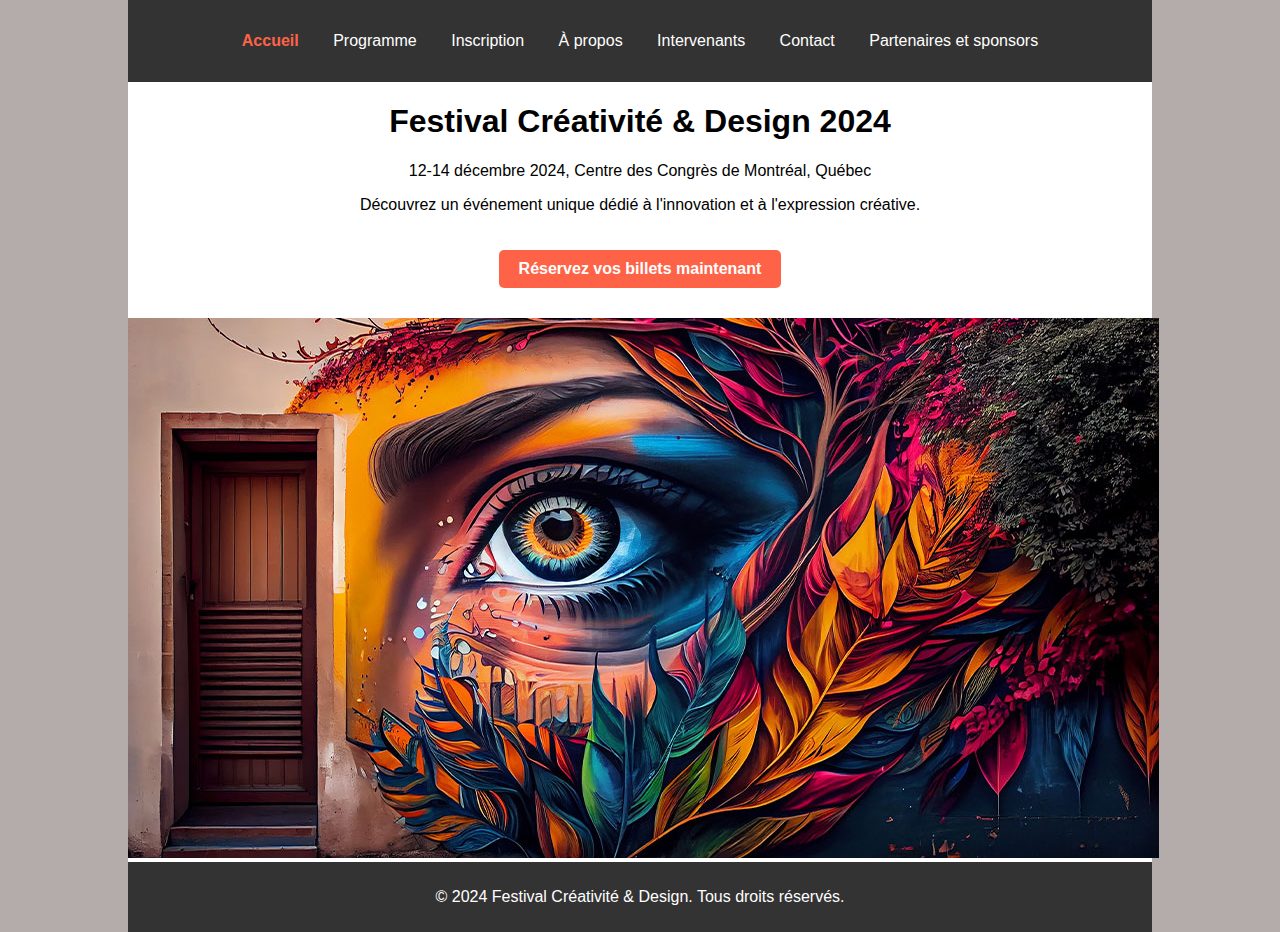
<file: index.html>
<!DOCTYPE html>
<html lang="fr">
<head>
    <meta charset="UTF-8">
    <meta name="viewport" content="width=device-width, initial-scale=1.0">
    <title>Festival Créativité & Design 2024</title>
    <link rel="stylesheet" href="https://cdnjs.cloudflare.com/ajax/libs/font-awesome/6.6.0/css/all.min.css" integrity="sha512-Kc323vGBEqzTmouAECnVceyQqyqdsSiqLQISBL29aUW4U/M7pSPA/gEUZQqv1cwx4OnYxTxve5UMg5GT6L4JJg==" crossorigin="anonymous" referrerpolicy="no-referrer" />
    <link rel="stylesheet" href="style.css">
</head>
<body>
    <div id="container">
        <!-- Barre de navigation -->
    <header>
        <nav>
            <ul>
                <li> <a href="index.html" class="active"> <i class="fa-solid fa-house"></i>Accueil</a></li>
                <li><a href="programme.html">Programme</a></li>
                <li><a href="inscription.html">Inscription</a></li>
                <li><a href="a-propos.html">À propos</a></li>
                <li><a href="intervenants.html">Intervenants</a></li>
                <li><a href="contact.html"><i class="fa-solid fa-circle-user"></i>Contact</a></li>
                <li><a href="partenaires.html">Partenaires et sponsors</a></li>
            </ul>
        </nav>
    </header>

    <!-- Page d'accueil -->
    <main>
        <section class="section">
            <h1>Festival Créativité & Design 2024</h1>
            <p>12-14 décembre 2024, Centre des Congrès de Montréal, Québec</p>
            <p>Découvrez un événement unique dédié à l'innovation et à l'expression créative.</p>
            <a href="inscription.html" class="btn">Réservez vos billets maintenant</a>
            <div class="promo-image">
                <img src="images/graphics.jpg" alt="image">
            </div>
        </section>
    </main>

    <footer>
        <p>&copy; 2024 Festival Créativité & Design. Tous droits réservés.</p>
    </footer>
    </div>
</body>
</html>
</file>
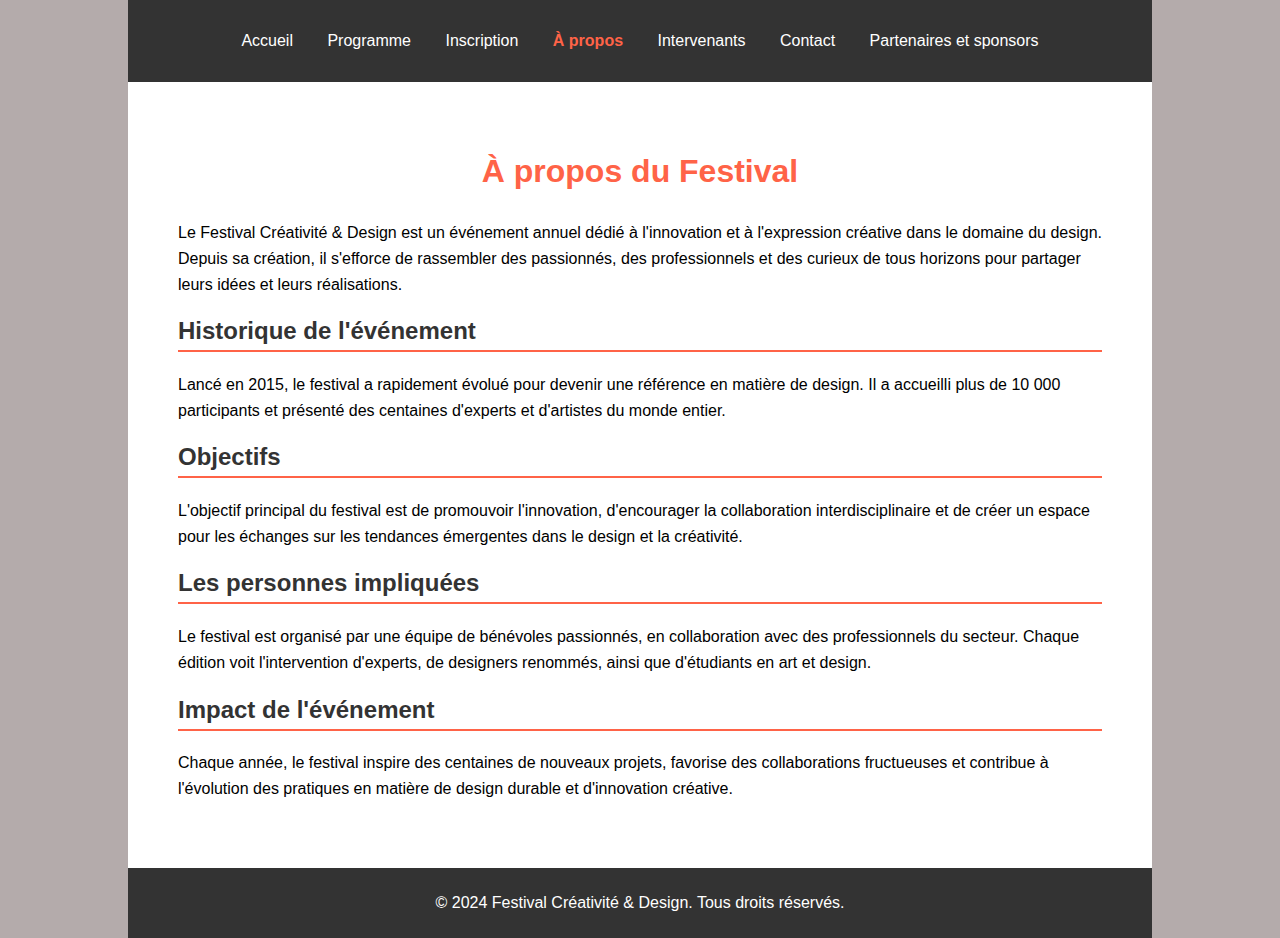
<file: a-propos.html>
<!DOCTYPE html>
<html lang="fr">
<head>
    <meta charset="UTF-8">
    <meta name="viewport" content="width=device-width, initial-scale=1.0">
    <title>À propos - Festival Créativité & Design 2024</title>
    <link rel="stylesheet" href="https://cdnjs.cloudflare.com/ajax/libs/font-awesome/6.6.0/css/all.min.css" integrity="sha512-Kc323vGBEqzTmouAECnVceyQqyqdsSiqLQISBL29aUW4U/M7pSPA/gEUZQqv1cwx4OnYxTxve5UMg5GT6L4JJg==" crossorigin="anonymous" referrerpolicy="no-referrer" />
    <link rel="stylesheet" href="style.css">
</head>
<body>
    <div id="container">
        <header>
            <nav>
                <ul>
                    <li> <a href="index.html"> <i class="fa-solid fa-house"></i> Accueil</a></li>
                    <li><a href="programme.html">Programme</a></li>
                    <li><a href="inscription.html">Inscription</a></li>
                    <li><a href="a-propos.html" class="active">À propos</a></li>
                    <li><a href="intervenants.html">Intervenants</a></li>
                    <li><a href="contact.html"><i class="fa-solid fa-circle-user"></i>Contact</a></li>
                    <li><a href="partenaires.html">Partenaires et sponsors</a></li>
                </ul>
            </nav>
        </header>

        <main>
            <section class="about">
                <h1>À propos du Festival</h1>
                <p>Le Festival Créativité & Design est un événement annuel dédié à l'innovation et à l'expression créative dans le domaine du design. Depuis sa création, il s'efforce de rassembler des passionnés, des professionnels et des curieux de tous horizons pour partager leurs idées et leurs réalisations.</p>

                <h2>Historique de l'événement</h2>
                <p>Lancé en 2015, le festival a rapidement évolué pour devenir une référence en matière de design. Il a accueilli plus de 10 000 participants et présenté des centaines d'experts et d'artistes du monde entier.</p>

                <h2>Objectifs</h2>
                <p>L'objectif principal du festival est de promouvoir l'innovation, d'encourager la collaboration interdisciplinaire et de créer un espace pour les échanges sur les tendances émergentes dans le design et la créativité.</p>

                <h2>Les personnes impliquées</h2>
                <p>Le festival est organisé par une équipe de bénévoles passionnés, en collaboration avec des professionnels du secteur. Chaque édition voit l'intervention d'experts, de designers renommés, ainsi que d'étudiants en art et design.</p>

                <h2>Impact de l'événement</h2>
                <p>Chaque année, le festival inspire des centaines de nouveaux projets, favorise des collaborations fructueuses et contribue à l'évolution des pratiques en matière de design durable et d'innovation créative.</p>
            </section>
        </main>

        <footer>
            <p>&copy; 2024 Festival Créativité & Design. Tous droits réservés.</p>
        </footer>
    </div>
</body>
</html>
</file>
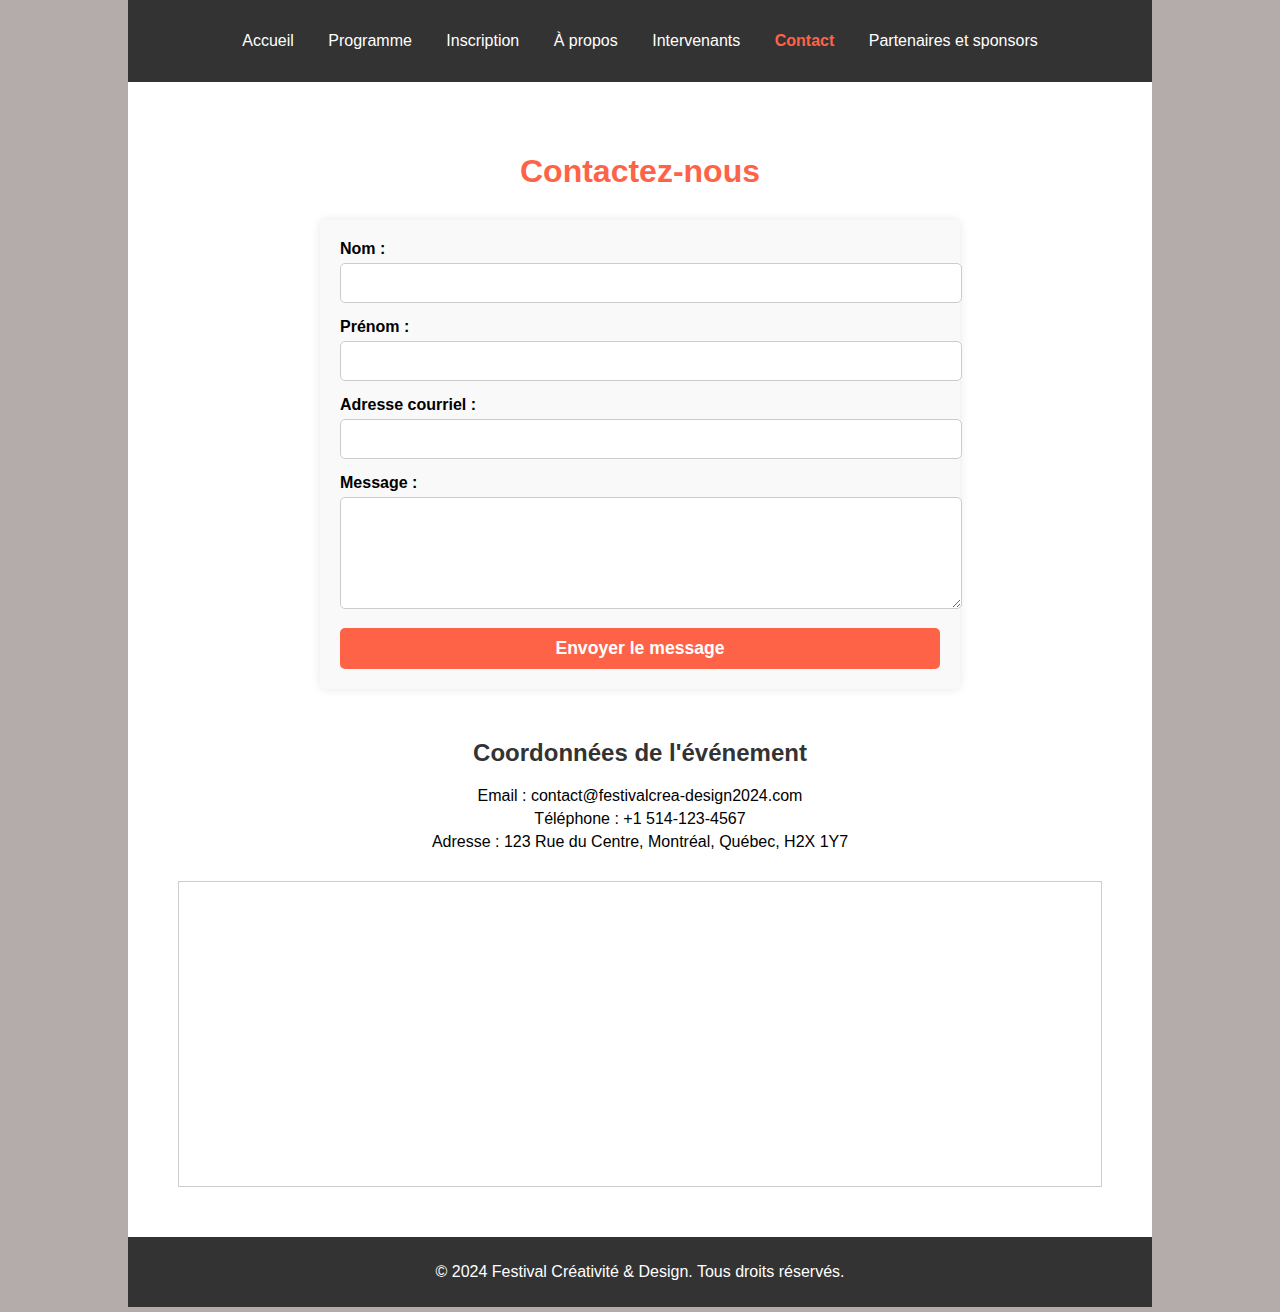
<file: contact.html>
<!DOCTYPE html>
<html lang="fr">
<head>
    <meta charset="UTF-8">
    <meta name="viewport" content="width=device-width, initial-scale=1.0">
    <title>Contact - Festival Créativité & Design 2024</title>
    <link rel="stylesheet" href="https://cdnjs.cloudflare.com/ajax/libs/font-awesome/6.6.0/css/all.min.css" integrity="sha512-Kc323vGBEqzTmouAECnVceyQqyqdsSiqLQISBL29aUW4U/M7pSPA/gEUZQqv1cwx4OnYxTxve5UMg5GT6L4JJg==" crossorigin="anonymous" referrerpolicy="no-referrer" />
    <link rel="stylesheet" href="style.css">
</head>
<body>
    <div id="container">
        <header>
            <nav>
                <ul>
                    <li> <a href="index.html"><i class="fa-solid fa-house"></i>Accueil</a></li>
                    <li><a href="programme.html">Programme</a></li>
                    <li><a href="inscription.html">Inscription</a></li>
                    <li><a href="a-propos.html">À propos</a></li>
                    <li><a href="intervenants.html">Intervenants</a></li>
                    <li><a href="contact.html" class="active"><i class="fa-solid fa-circle-user"></i></i>Contact</a></li>
                    <li><a href="partenaires.html">Partenaires et sponsors</a></li>
                </ul>
            </nav>
        </header>

        <main>
            <section class="contact">
                <h1>Contactez-nous</h1>
                <form class="contact-form">
                    <div class="form-group">
                        <label for="nom">Nom :</label>
                        <input type="text" id="nom" name="nom" required>
                    </div>
                    <div class="form-group">
                        <label for="prenom">Prénom :</label>
                        <input type="text" id="prenom" name="prenom" required>
                    </div>
                    <div class="form-group">
                        <label for="email">Adresse courriel :</label>
                        <input type="email" id="email" name="email" required>
                    </div>
                    <div class="form-group">
                        <label for="message">Message :</label>
                        <textarea id="message" name="message" rows="5" required></textarea>
                    </div>
                    <button type="submit" class="btn">Envoyer le message <i class="fa-solid fa-paper-plane"></i></button>
                </form>

                <div class="contact-info">
                    <h2>Coordonnées de l'événement</h2>
                    <p><i class="fa-solid fa-envelope"></i> Email : contact@festivalcrea-design2024.com</p>
                    <p><i class="fa-solid fa-phone"></i>Téléphone : +1 514-123-4567</p>
                    <p><i class="fa-solid fa-location-dot"></i> Adresse : 123 Rue du Centre, Montréal, Québec, H2X 1Y7</p>
                    <div class="map">
                        <iframe src="https://maps.google.com/maps?q=Centre%20des%20Congrès%20de%20Montréal&t=&z=13&ie=UTF8&iwloc=&output=embed" width="100%" height="300" frameborder="0" style="border:0;" allowfullscreen=""></iframe>
                    </div>
                </div>
            </section>
        </main>

        <footer>
            <p>&copy; 2024 Festival Créativité & Design. Tous droits réservés.</p>
        </footer>
    </div>
</body>
</html>
</file>
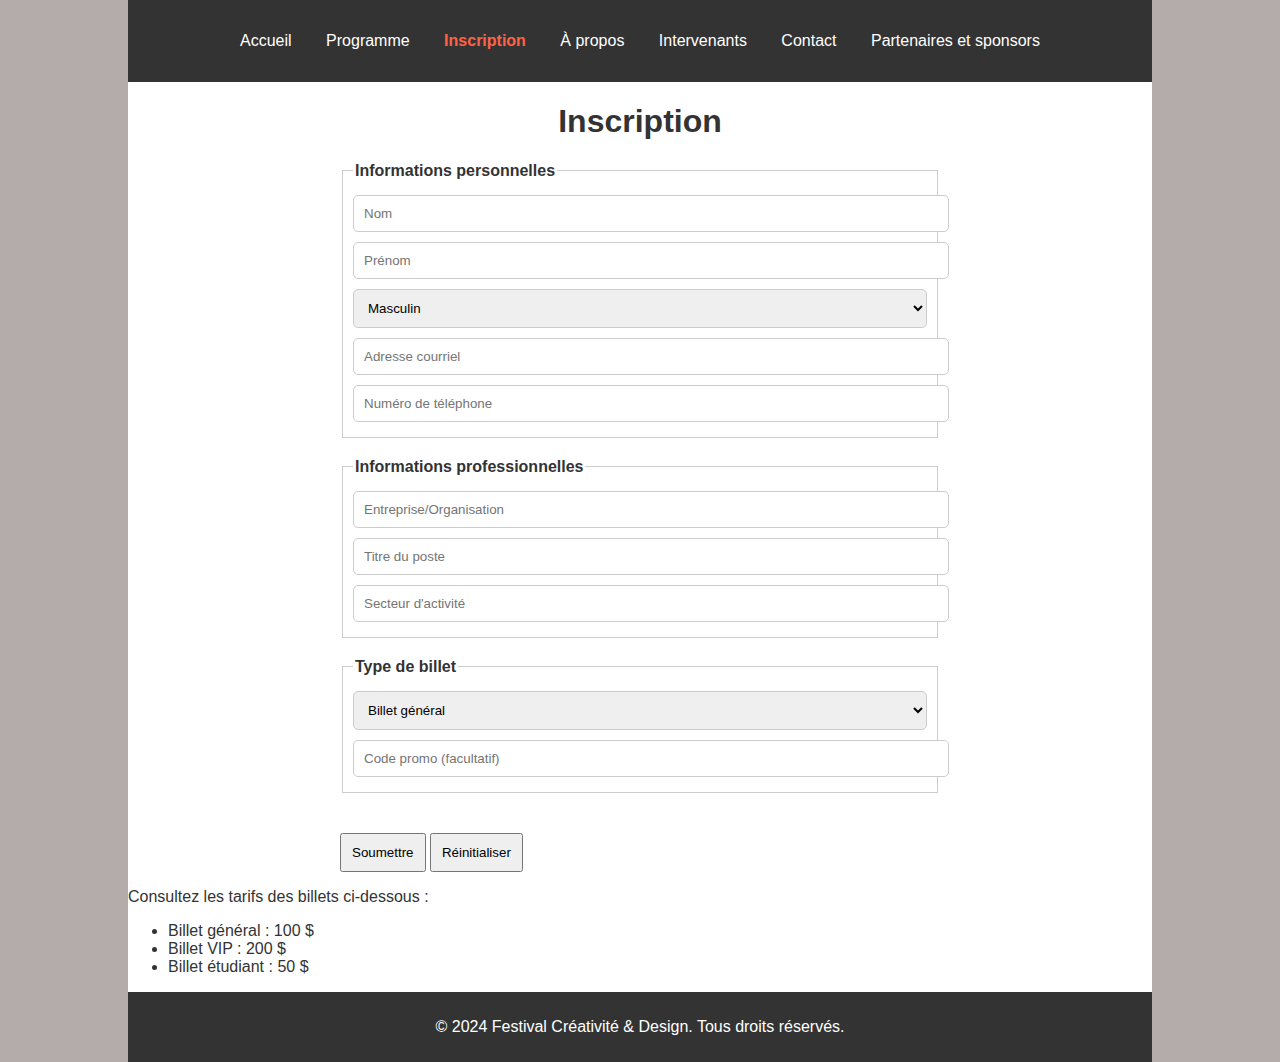
<file: inscription.html>
<!DOCTYPE html>
<html lang="fr">
<head>
    <meta charset="UTF-8">
    <meta name="viewport" content="width=device-width, initial-scale=1.0">
    <title>Inscription - Festival Créativité & Design 2024</title>
    <link rel="stylesheet" href="https://cdnjs.cloudflare.com/ajax/libs/font-awesome/6.6.0/css/all.min.css" integrity="sha512-Kc323vGBEqzTmouAECnVceyQqyqdsSiqLQISBL29aUW4U/M7pSPA/gEUZQqv1cwx4OnYxTxve5UMg5GT6L4JJg==" crossorigin="anonymous" referrerpolicy="no-referrer" />
    <link rel="stylesheet" href="style.css">
</head>
<body>
    <div id="container">
        <header>
            <nav>
                <ul>
                    <li> <a href="index.html"> <i class="fa-solid fa-house"></i>Accueil</a></li>
                    <li><a href="programme.html">Programme</a></li>
                    <li><a href="inscription.html" class="active">Inscription</a></li>
                    <li><a href="a-propos.html">À propos</a></li>
                    <li><a href="intervenants.html">Intervenants</a></li>
                    <li><a href="contact.html"><i class="fa-solid fa-circle-user"></i></i>Contact</a></li>
                    <li><a href="partenaires.html">Partenaires et sponsors</a></li>
                </ul>
            </nav>
        </header>

        <main>
            <section class="inscription">
                <h1>Inscription</h1>
                <form>
                    <fieldset>
                        <legend>Informations personnelles</legend>
                        <input type="text" name="nom" placeholder="Nom" required>
                        <input type="text" name="prenom" placeholder="Prénom" required>
                        <select name="sexe">
                            <option value="masculin">Masculin</option>
                            <option value="feminin">Féminin</option>
                            <option value="autre">Autre</option>
                        </select>
                        <input type="email" name="email" placeholder="Adresse courriel" required>
                        <input type="tel" name="telephone" placeholder="Numéro de téléphone">
                    </fieldset>

                    <fieldset>
                        <legend>Informations professionnelles</legend>
                        <input type="text" name="entreprise" placeholder="Entreprise/Organisation">
                        <input type="text" name="poste" placeholder="Titre du poste">
                        <input type="text" name="secteur" placeholder="Secteur d'activité">
                    </fieldset>

                    <fieldset>
                        <legend>Type de billet</legend>
                        <select name="type_billet">
                            <option value="general">Billet général</option>
                            <option value="vip">Billet VIP</option>
                            <option value="etudiant">Billet étudiant</option>
                        </select>
                        <input type="text" name="code_promo" placeholder="Code promo (facultatif)">
                    </fieldset>

                    <div>
                        <button type="submit" class="button">Soumettre</button>
                        <button type="reset" class="button">Réinitialiser</button>
                    </div>
                </form>
                <p>Consultez les tarifs des billets ci-dessous :</p>
                <ul>
                    <li>Billet général : 100 $</li>
                    <li>Billet VIP : 200 $</li>
                    <li>Billet étudiant : 50 $</li>
                </ul>
            </section>
        </main>

        <footer>
            <p>&copy; 2024 Festival Créativité & Design. Tous droits réservés.</p>
        </footer>
    </div>
</body>
</html>
</file>
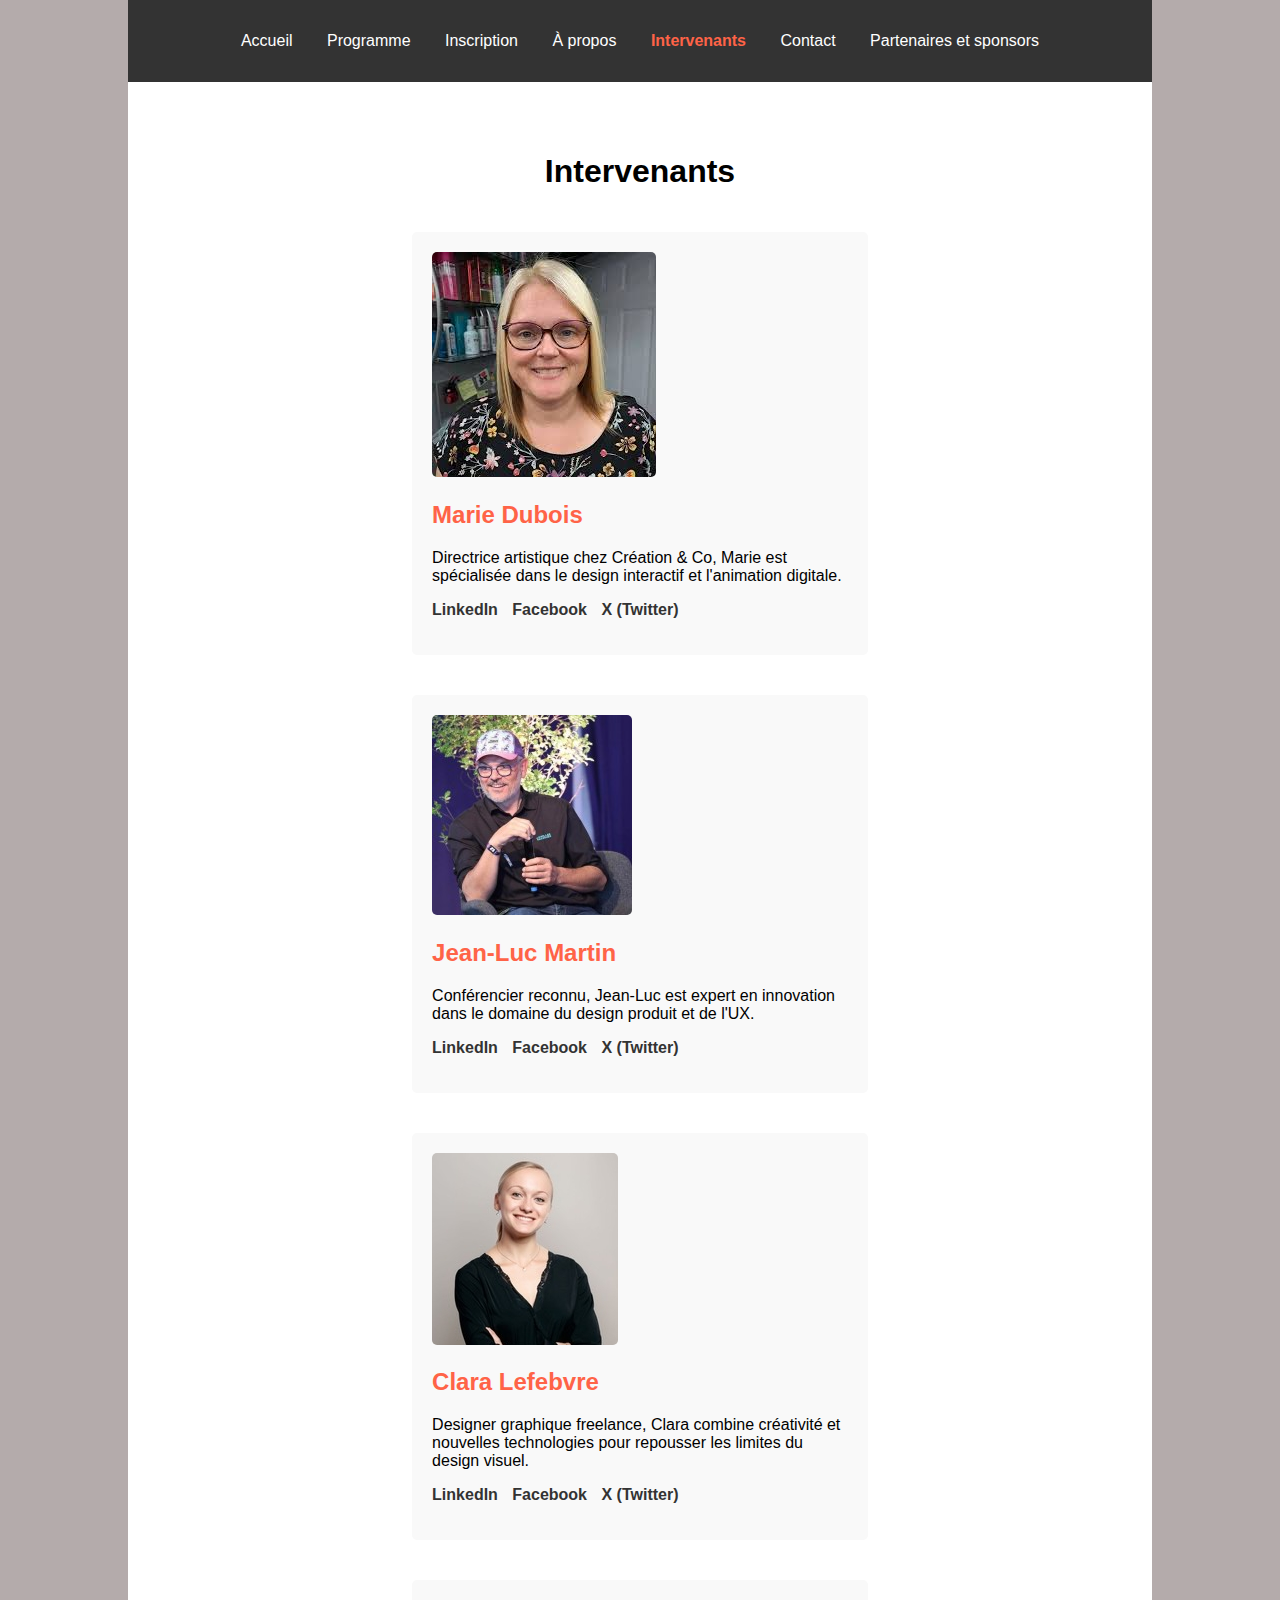
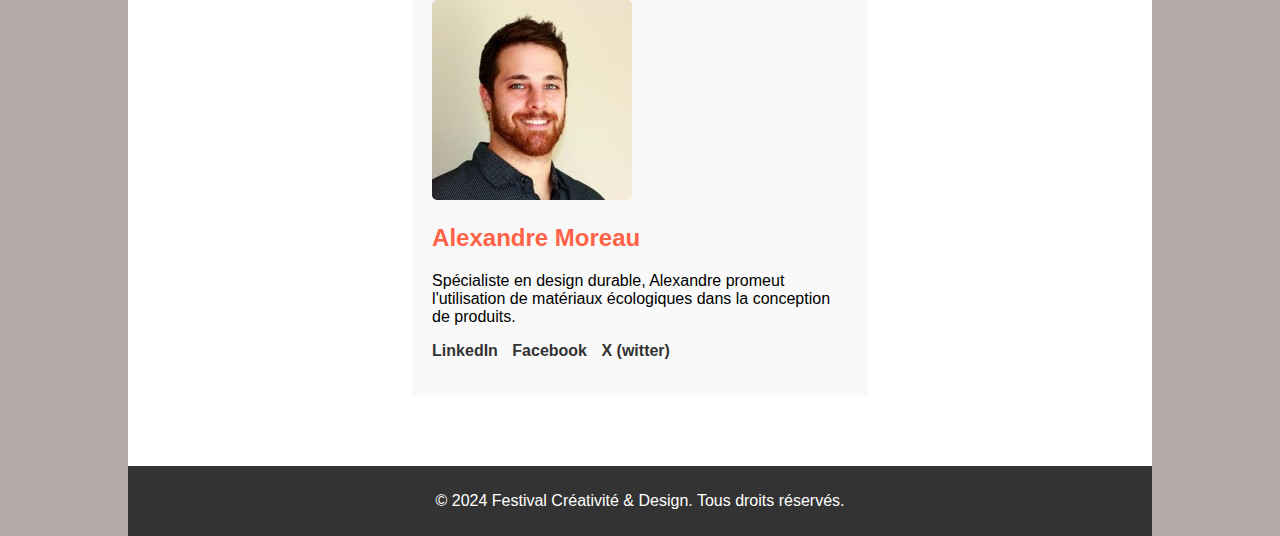
<file: intervenants.html>
<!DOCTYPE html>
<html lang="fr">
<head>
    <meta charset="UTF-8">
    <meta name="viewport" content="width=device-width, initial-scale=1.0">
    <title>Intervenants - Festival Créativité & Design 2024</title>
    <link rel="stylesheet" href="https://cdnjs.cloudflare.com/ajax/libs/font-awesome/6.6.0/css/all.min.css" integrity="sha512-Kc323vGBEqzTmouAECnVceyQqyqdsSiqLQISBL29aUW4U/M7pSPA/gEUZQqv1cwx4OnYxTxve5UMg5GT6L4JJg==" crossorigin="anonymous" referrerpolicy="no-referrer" />
    <link rel="stylesheet" href="style.css">
</head>
<body>
    <div id="container">
        <header>
            <nav>
                <ul>
                    <li> <a href="index.html"> <i class="fa-solid fa-house"></i>Accueil</a></li>
                    <li><a href="programme.html">Programme</a></li>
                    <li><a href="inscription.html">Inscription</a></li>
                    <li><a href="a-propos.html">À propos</a></li>
                    <li><a href="intervenants.html" class="active">Intervenants</a></li>
                    <li><a href="contact.html"><i class="fa-solid fa-circle-user"></i></i>Contact</a></li>
                    <li><a href="partenaires.html">Partenaires et sponsors</a></li>
                </ul>
            </nav>
        </header>

        <main>
            <section class="intervenants">
                <h1>Intervenants</h1>
                <div class="intervenant">
                    <img src="images/mari.jpeg" alt="Photo de Marie Dubois">
                    <h2>Marie Dubois</h2>
                    <p>Directrice artistique chez Création & Co, Marie est spécialisée dans le design interactif et l'animation digitale.</p>
                    <ul class="social-links">
                        <li><a href="#"><i class="fa-brands fa-linkedin"></i> LinkedIn</a></li>
                        <li><a href="#"><i class="fa-brands fa-facebook"></i> Facebook</a></li>
                        <li><a href="#"><i class="fa-brands fa-twitter"></i> X (Twitter)</a></li>
                    </ul>
                </div>
                <div class="intervenant">
                    <img src="images/jean luc.jpeg" alt="Photo de Jean-Luc Martin">
                    <h2>Jean-Luc Martin</h2>
                    <p>Conférencier reconnu, Jean-Luc est expert en innovation dans le domaine du design produit et de l'UX.</p>
                    <ul class="social-links">
                        <li><a href="#"><i class="fa-brands fa-linkedin"></i> LinkedIn</a></li>
                        <li><a href="#"><i class="fa-brands fa-facebook"></i> Facebook</a></li>
                        <li><a href="#"><i class="fa-brands fa-twitter"></i> X (Twitter)</a></li>
                    </ul>
                </div>
                <div class="intervenant">
                    <img src="images/clara.jpeg" alt="Photo de Clara Lefebvre">
                    <h2>Clara Lefebvre</h2>
                    <p>Designer graphique freelance, Clara combine créativité et nouvelles technologies pour repousser les limites du design visuel.</p>
                    <ul class="social-links">
                        <li><a href="#"><i class="fa-brands fa-linkedin"></i> LinkedIn</a></li>
                        <li><a href="#"><i class="fa-brands fa-facebook"></i> Facebook</a></li>
                        <li><a href="#"><i class="fa-brands fa-twitter"></i> X (Twitter)</a></li>
                    </ul>
                </div>
                <div class="intervenant">
                    <img src="images/alexandre.jpeg" alt="Photo de Alexandre Moreau">
                    <h2>Alexandre Moreau</h2>
                    <p>Spécialiste en design durable, Alexandre promeut l'utilisation de matériaux écologiques dans la conception de produits.</p>
                    <ul class="social-links">
                        <li><a href="#"><i class="fa-brands fa-linkedin"></i> LinkedIn</a></li>
                        <li><a href="#"><i class="fa-brands fa-facebook"></i> Facebook</a></li>
                        <li><a href="#"><i class="fa-brands fa-twitter"></i> X (witter)</a></li>
                    </ul>
                </div>
            </section>
        </main>

        <footer>
            <p>&copy; 2024 Festival Créativité & Design. Tous droits réservés.</p>
        </footer>
    </div>
</body>
</html>
</file>
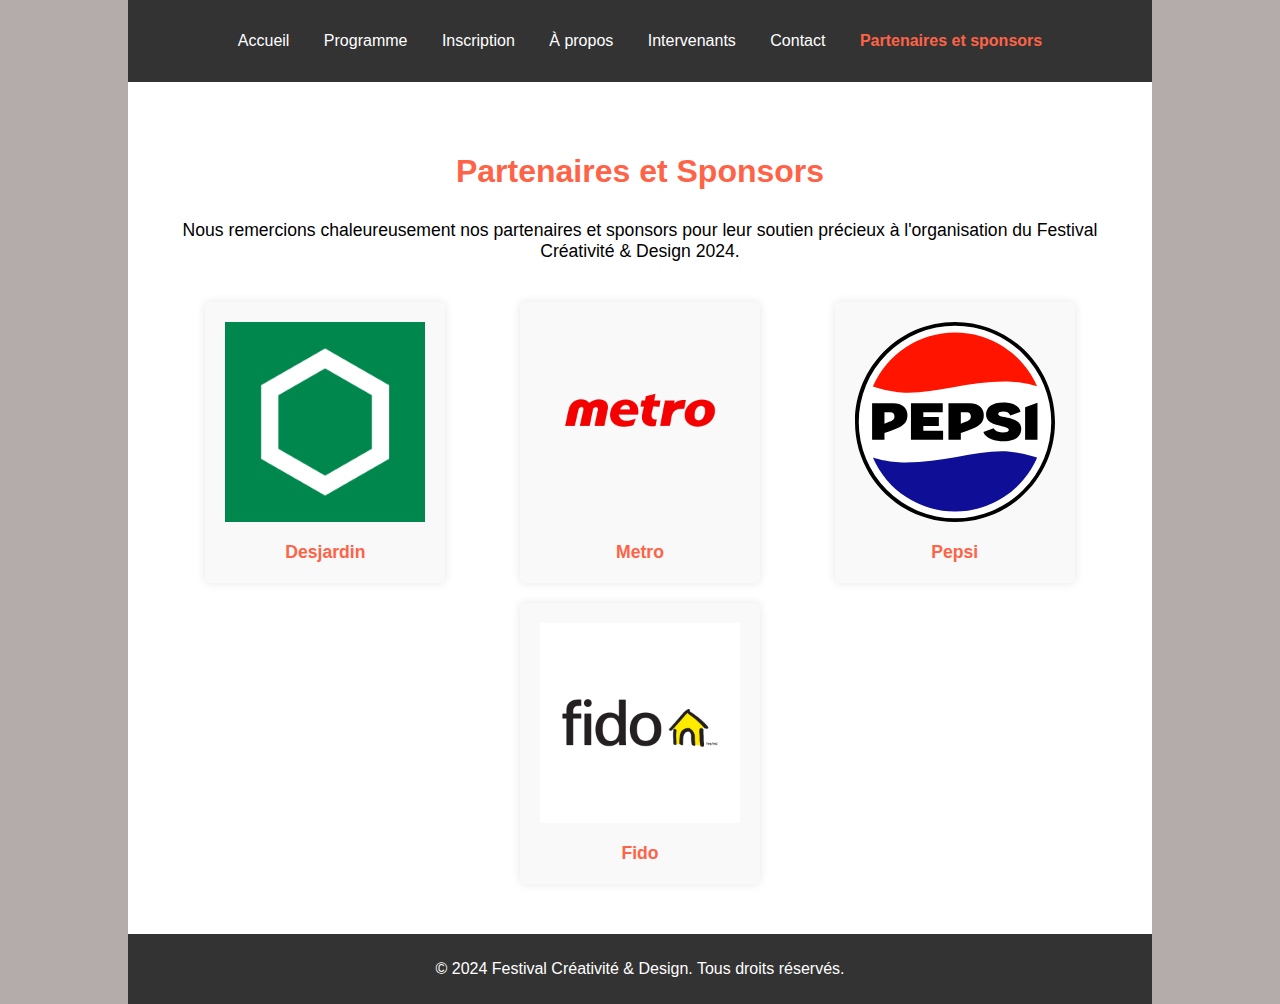
<file: partenaires.html>
<!DOCTYPE html>
<html lang="fr">
<head>
    <meta charset="UTF-8">
    <meta name="viewport" content="width=device-width, initial-scale=1.0">
    <title>Partenaires et Sponsors - Festival Créativité & Design 2024</title>
    <link rel="stylesheet" href="https://cdnjs.cloudflare.com/ajax/libs/font-awesome/6.6.0/css/all.min.css" integrity="sha512-Kc323vGBEqzTmouAECnVceyQqyqdsSiqLQISBL29aUW4U/M7pSPA/gEUZQqv1cwx4OnYxTxve5UMg5GT6L4JJg==" crossorigin="anonymous" referrerpolicy="no-referrer" />
    <link rel="stylesheet" href="style.css">
</head>
<body>
    <div id="container">
           <header>
        <nav>
            <ul>
                <li> <a href="index.html"> <i class="fa-solid fa-house"></i>Accueil</a></li>
                <li><a href="programme.html">Programme</a></li>
                <li><a href="inscription.html">Inscription</a></li>
                <li><a href="a-propos.html">À propos</a></li>
                <li><a href="intervenants.html">Intervenants</a></li>
                <li><a href="contact.html"><i class="fa-solid fa-circle-user"></i>Contact</a></li>
                <li><a href="partenaires.html" class="active">Partenaires et sponsors</a></li>
            </ul>
        </nav>
    </header>

        <main>
            <section class="partners">
                <h1>Partenaires et Sponsors</h1>
                <p>Nous remercions chaleureusement nos partenaires et sponsors pour leur soutien précieux à l'organisation du Festival Créativité & Design 2024.</p>
                
                <div class="partner-logos">
                    <div class="partner">
                        <p><a href="https://www.desjardins.com/qc/en.html" target="_blank"><img src="images/desj-logo.png.webp" alt="Logo Desjardin">Desjardin</a></p>
                    </div>
                    <div class="partner">
                        <p><a href="https://www.metro.ca/en" target="_blank"><img src="images/metro.png" alt="Logo metro">Metro</a></p>
                    </div>
                    <div class="partner">
                        <p><a href="https://www.pepsi.com/" target="_blank"><img src="images/Pepsi_2023.svg" alt="Logo Pepsi">Pepsi</a></p>
                    </div>
                    <div class="partner">
                        <p><a href="https://www.fido.ca/" target="_blank"><img src="images/fido.webp" alt="Logo Fido">Fido</a></p>
                    </div>
                </div>
            </section>
        </main>

        <footer>
            <p>&copy; 2024 Festival Créativité & Design. Tous droits réservés.</p>
        </footer>
    </div>
</body>
</html>
</file>
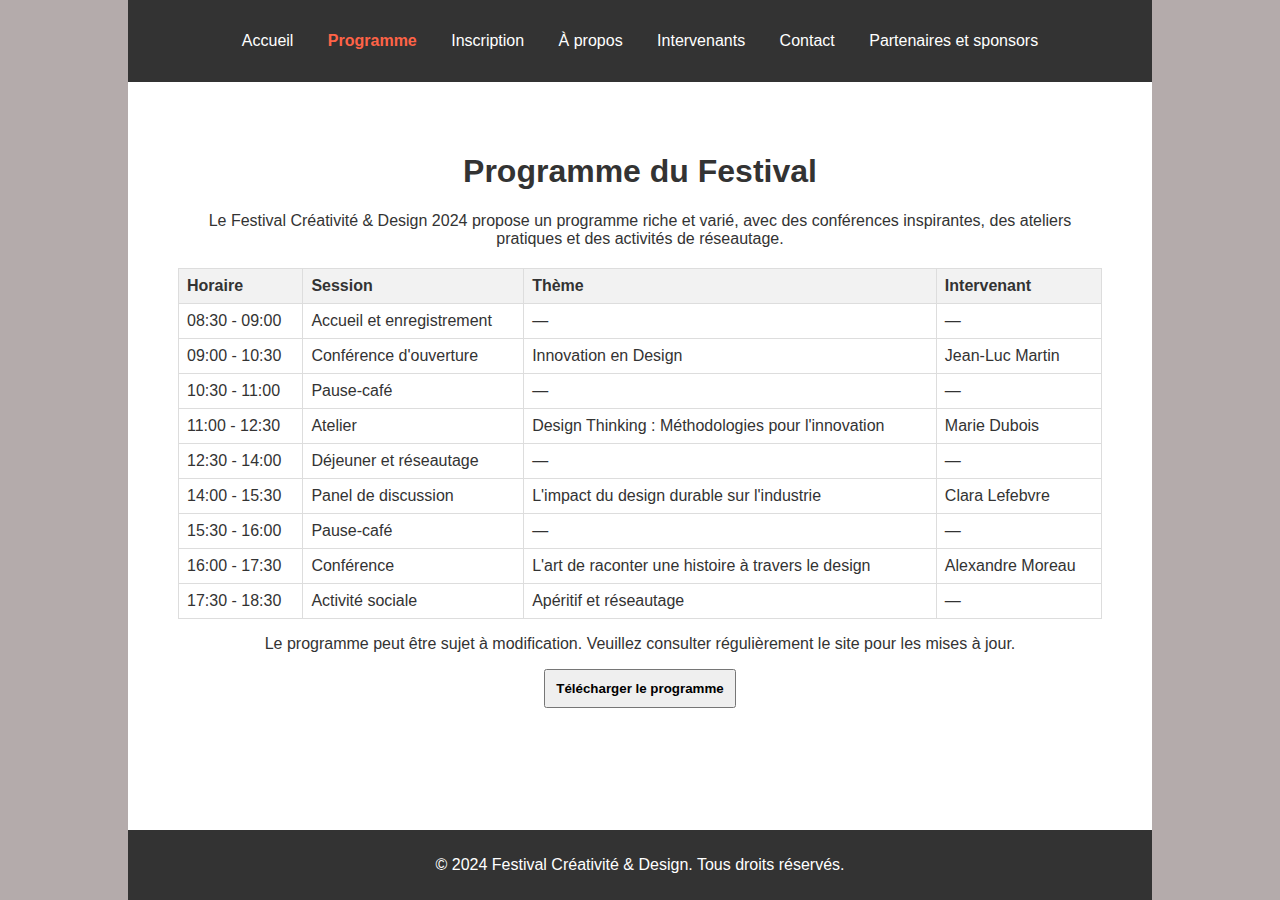
<file: programme.html>
<!DOCTYPE html>
<html lang="fr">
<head>
    <meta charset="UTF-8">
    <meta name="viewport" content="width=device-width, initial-scale=1.0">
    <title>Programme - Festival Créativité & Design 2024</title>
    <link rel="stylesheet" href="https://cdnjs.cloudflare.com/ajax/libs/font-awesome/6.6.0/css/all.min.css" integrity="sha512-Kc323vGBEqzTmouAECnVceyQqyqdsSiqLQISBL29aUW4U/M7pSPA/gEUZQqv1cwx4OnYxTxve5UMg5GT6L4JJg==" crossorigin="anonymous" referrerpolicy="no-referrer" />
    <link rel="stylesheet" href="style.css">
</head>
<body>
    <div id="container">
        <!-- Barre de navigation -->
        <header>
            <nav>
                <ul>
                    <li> <a href="index.html"> <i class="fa-solid fa-house"></i>Accueil</a></li>
                    <li><a href="programme.html" class="active">Programme</a></li>
                    <li><a href="inscription.html">Inscription</a></li>
                    <li><a href="a-propos.html">À propos</a></li>
                    <li><a href="intervenants.html">Intervenants</a></li>
                    <li><a href="contact.html"><i class="fa-solid fa-circle-user"></i></i>Contact</a></li>
                    <li><a href="partenaires.html">Partenaires et sponsors</a></li>
                </ul>
            </nav>
        </header>
        <!-- Section Programme -->
        <main>
            <section class="programme">
                <h1>Programme du Festival</h1>
                <p>Le Festival Créativité & Design 2024 propose un programme riche et varié, avec des conférences inspirantes, des ateliers pratiques et des activités de réseautage.</p>
                <table>
                    <thead>
                        <tr>
                            <th>Horaire</th>
                            <th>Session</th>
                            <th>Thème</th>
                            <th>Intervenant</th>
                        </tr>
                    </thead>
                    <tbody>
                        <tr>
                            <td>08:30 - 09:00</td>
                            <td>Accueil et enregistrement</td>
                            <td>—</td>
                            <td>—</td>
                        </tr>
                        <tr>
                            <td>09:00 - 10:30</td>
                            <td>Conférence d'ouverture</td>
                            <td>Innovation en Design</td>
                            <td>Jean-Luc Martin</td>
                        </tr>
                        <tr>
                            <td>10:30 - 11:00</td>
                            <td>Pause-café</td>
                            <td>—</td>
                            <td>—</td>
                        </tr>
                        <tr>
                            <td>11:00 - 12:30</td>
                            <td>Atelier</td>
                            <td>Design Thinking : Méthodologies pour l'innovation</td>
                            <td>Marie Dubois</td>
                        </tr>
                        <tr>
                            <td>12:30 - 14:00</td>
                            <td>Déjeuner et réseautage</td>
                            <td>—</td>
                            <td>—</td>
                        </tr>
                        <tr>
                            <td>14:00 - 15:30</td>
                            <td>Panel de discussion</td>
                            <td>L'impact du design durable sur l'industrie</td>
                            <td>Clara Lefebvre</td>
                        </tr>
                        <tr>
                            <td>15:30 - 16:00</td>
                            <td>Pause-café</td>
                            <td>—</td>
                            <td>—</td>
                        </tr>
                        <tr>
                            <td>16:00 - 17:30</td>
                            <td>Conférence</td>
                            <td>L'art de raconter une histoire à travers le design</td>
                            <td>Alexandre Moreau</td>
                        </tr>
                        <tr>
                            <td>17:30 - 18:30</td>
                            <td>Activité sociale</td>
                            <td>Apéritif et réseautage</td>
                            <td>—</td>
                        </tr>
                    </tbody>
                </table>
                <p>Le programme peut être sujet à modification. Veuillez consulter régulièrement le site pour les mises à jour.</p>
                <a href="programme.pdf"><button class="btn"><i class="fa-solid fa-circle-down"></i> Télécharger le programme</button></a>
            </section>
        </main>

        <footer>
            <p>&copy; 2024 Festival Créativité & Design. Tous droits réservés.</p>
        </footer>
    </div>
</body>
</html>
</file>
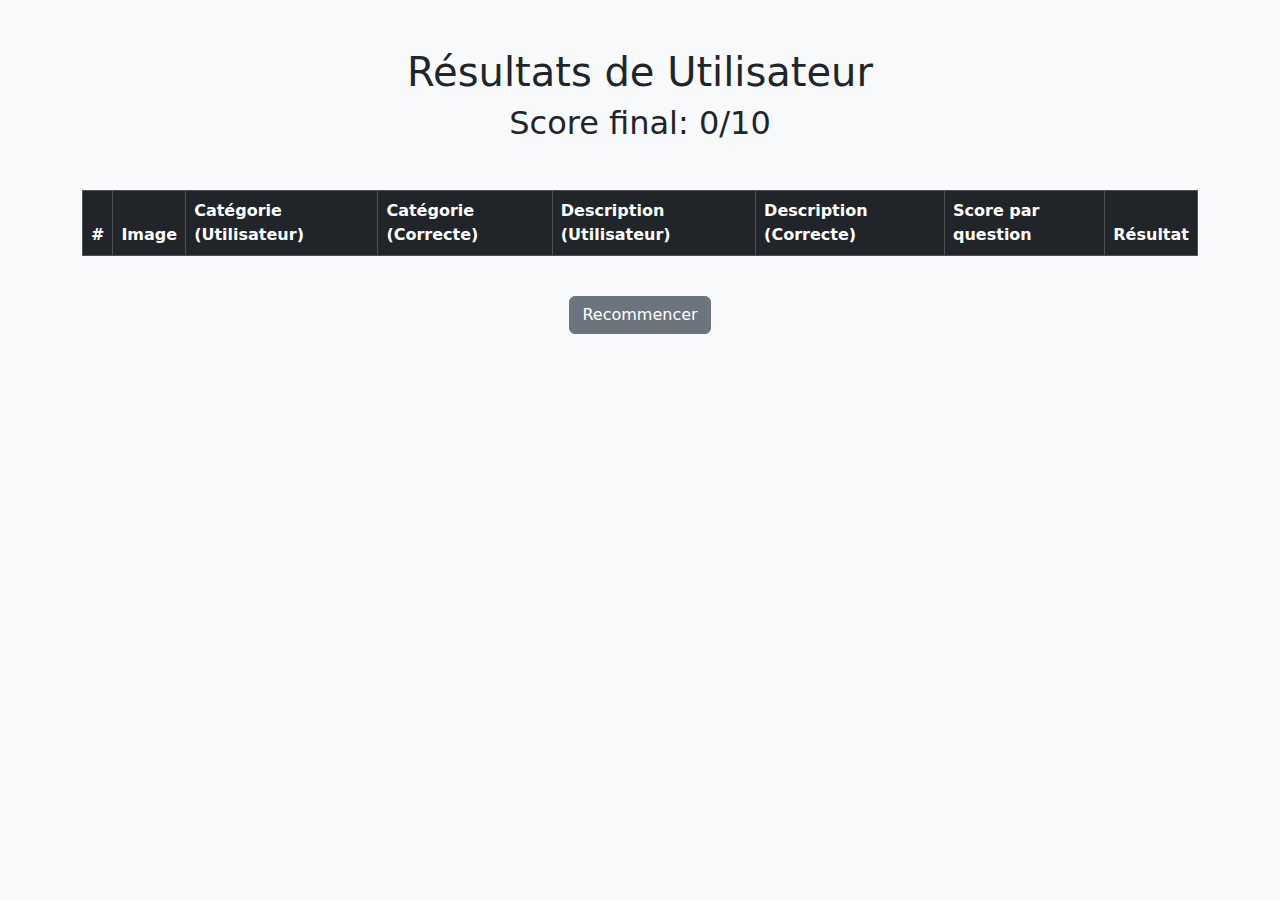
<file: Travail2/result.html>
<!--Result page-->

<!DOCTYPE html>
<html lang="fr">
<head>
    <meta charset="UTF-8">
    <meta name="viewport" content="width=device-width, initial-scale=1.0">
    <title>Résultats du Quiz</title>
    <link href="https://cdnjs.cloudflare.com/ajax/libs/bootstrap/5.3.0/css/bootstrap.min.css" rel="stylesheet">
    <link href="https://cdnjs.cloudflare.com/ajax/libs/font-awesome/6.0.0/css/all.min.css" rel="stylesheet">
</head>
<body class="bg-light">
    <div class="container py-5">
        <header class="text-center mb-5">
            <h1>Résultats de <span id="userName"></span></h1>
            <h2>Score final: <span id="finalScore"></span>/10</h2>
        </header>
        <div class="table-responsive">
            <table class="table table-bordered table-striped">
                <thead class="table-dark">
                    <tr>
                        <th>#</th>
                        <th>Image</th>
                        <th>Catégorie (Utilisateur)</th>
                        <th>Catégorie (Correcte)</th>
                        <th>Description (Utilisateur)</th>
                        <th>Description (Correcte)</th>
                        <th>Score par question</th>
                        <th>Résultat</th>
                    </tr>
                </thead>
                <tbody id="resultsTable"></tbody>
            </table>
        </div>
        <div class="text-center mt-4">
            <a href="" class="btn btn-secondary">Recommencer</a>
        </div>
    </div>

    <script src="https://cdnjs.cloudflare.com/ajax/libs/jquery/3.6.0/jquery.min.js"></script>
    <script src="script/script2.js"></script>
</body>
</html>
</file>
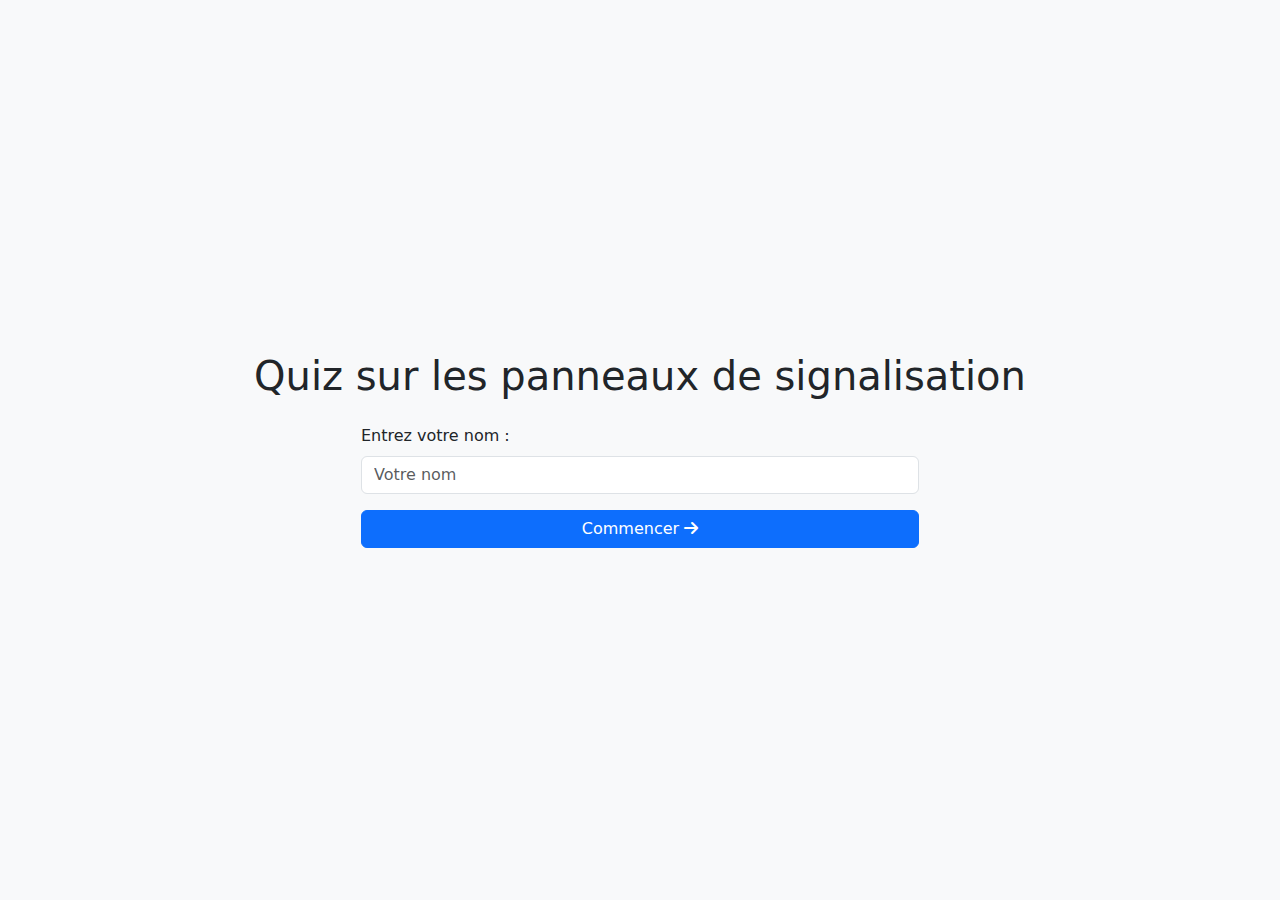
<file: Travail2/start.html>
<!-- Start Page-->

<!DOCTYPE html>
<html lang="en">
<head>
    <meta charset="UTF-8">
    <meta name="viewport" content="width=device-width, initial-scale=1.0">
    <title>Start</title>
    <link href="https://cdnjs.cloudflare.com/ajax/libs/bootstrap/5.3.0/css/bootstrap.min.css" rel="stylesheet">
    <link href="https://cdnjs.cloudflare.com/ajax/libs/font-awesome/6.0.0/css/all.min.css" rel="stylesheet">
</head>
<body class="bg-light">
    <div class="container d-flex flex-column justify-content-center align-items-center vh-100">
        <h1 class="mb-4">Quiz sur les panneaux de signalisation</h1>
        <form id="startForm" action="quiz.html" method="get" class="w-50">
            <div class="mb-3">
                <label for="userName" class="form-label">Entrez votre nom :</label>
                <input type="text" id="userName" name="username" class="form-control" placeholder="Votre nom" required>
            </div>
            <button type="submit" class="btn btn-primary w-100">Commencer <i class="fas fa-arrow-right"></i></button>
        </form>
    </div>
</body>
</html>
</file>
<file: style.css>
#container{
    width: 80%;
    max-width: 1200px;
    margin: 0 auto;
    background-color: #fff;
    min-height: 100vh; /* Make the container at least the height of the viewport */
    display: flex;
    flex-direction: column;
}


/* Styles de base */
body {
    font-family: Arial, sans-serif;
    margin: 0;
    padding: 0;
    background-color: #b4abab;
    color: #333;
}

/* Navigation */
header {
    background-color: #333;
    color: #fff;
    padding: 1rem 0;
    text-align: center;
}

nav ul {
    list-style: none;
    padding: 0;
}

nav ul li {
    display: inline;
    margin: 0 15px;
}

nav ul li a {
    color: #fff;
    text-decoration: none;
}

nav ul li a.active,
nav ul li a:hover {
    font-weight: bold;
    color: #ff6347; /* Couleur d'activation */
}


.section {
    text-align: center;
    padding: 0;
    color: black;
}

.section .btn {
    display: inline-block;
    background-color: #ff6347;
    color: #fff;
    padding: 10px 20px;
    text-decoration: none;
    border-radius: 5px;
    margin-top: 20px;
}

.section .btn:hover {
    background-color: #e5533c;
}

.promo-image {
    margin-top: 30px;
}

/* Footer */
footer {
    background-color: #333;
    color: #fff;
    text-align: center;
    padding: 10px 0;
    margin-top: auto; /* Pushes the footer to the bottom of the container */
}


/* Programme Section */
.programme {
    text-align: center;
    padding: 50px;
}

.programme table {
    width: 100%;
    border-collapse: collapse;
    margin-top: 20px;
}

.programme th, .programme td {
    border: 1px solid #ddd;
    padding: 8px;
    text-align: left;
}

.programme th {
    background-color: #f2f2f2;
    color: #333;
}
.btn {
    padding: 10px;
    font-weight: bold;
    cursor: pointer;
}

/* Inscription Form */
.inscription form {
    max-width: 600px;
    margin: 0 auto;
}

.inscription fieldset {
    border: 1px solid #ccc;
    margin-bottom: 20px;
    padding: 10px;
}

.inscription legend {
    font-weight: bold;
}

.inscription input, .inscription select {
    width: 100%;
    padding: 10px;
    margin: 5px 0;
    border: 1px solid #ccc;
    border-radius: 5px;
}

.inscription button {
    margin-top: 20px;
}

.inscription h1{
    text-align: center;
}

.button{
    padding: 10px;
    cursor: pointer;
}


/* Intervenants */
.intervenants {
    text-align: center;
    padding: 50px;
    color: black;
}

.intervenant {
    display: inline-block;
    width: 45%;
    margin: 20px;
    background-color: #f9f9f9;
    padding: 20px;
    border-radius: 5px;
    text-align: left;
}

.intervenant img {
    max-width: 100%;
    border-radius: 5px;
}

.intervenant h2 {
    color: #ff6347;
}

.social-links {
    list-style: none;
    padding: 0;
}

.social-links li {
    display: inline;
    margin-right: 10px;
}

.social-links a {
    text-decoration: none;
    color: #333;
    font-weight: bold;
}

.social-links a:hover {
    color: #ff6347;
}

/* À propos */
.about {
    padding: 50px;
    text-align: left;
    color: black;
}

.about h1 {
    text-align: center;
    color: #ff6347;
    margin-bottom: 30px;
}

.about h2 {
    color: #333;
    margin-top: 20px;
    border-bottom: 2px solid #ff6347;
    padding-bottom: 5px;
}

.about p {
    line-height: 1.6;
    margin-top: 15px;
}


/* Contact */
.contact {
    padding: 50px;
    text-align: left;
    color: black;
}

.contact h1 {
    text-align: center;
    color: #ff6347;
    margin-bottom: 30px;
}

.contact-form {
    max-width: 600px;
    margin: 0 auto;
    background-color: #f9f9f9;
    padding: 20px;
    border-radius: 5px;
    box-shadow: 0 0 10px rgba(0, 0, 0, 0.1);
}

.form-group {
    margin-bottom: 15px;
}

.form-group label {
    display: block;
    font-weight: bold;
    margin-bottom: 5px;
}

.form-group input,
.form-group textarea {
    width: 100%;
    padding: 10px;
    border: 1px solid #ccc;
    border-radius: 5px;
    font-size: 1rem;
}

.form-group textarea {
    resize: vertical;
}

.contact .btn {
    display: block;
    width: 100%;
    background-color: #ff6347;
    color: #fff;
    padding: 10px;
    text-align: center;
    border: none;
    border-radius: 5px;
    font-size: 1.1rem;
    cursor: pointer;
    margin-top: 10px;
}

.contact .btn:hover {
    background-color: #e5533c;
}

.contact-info {
    margin-top: 50px;
    text-align: center;
}

.contact-info h2 {
    color: #333;
    margin-bottom: 20px;
}

.contact-info p {
    margin: 5px 0;
}

.map {
    margin-top: 30px;
    border: 1px solid #ccc;
}


/* Partenaires */
.partners {
    padding: 50px;
    text-align: center;
    color: black;
}

.partners h1 {
    color: #ff6347;
    margin-bottom: 30px;
}

.partners p {
    font-size: 1.1rem;
    margin-bottom: 40px;
}

.partner-logos {
    display: flex;
    justify-content: space-around;
    flex-wrap: wrap;
    gap: 20px;
}

.partner {
    background-color: #f9f9f9;
    padding: 20px;
    border-radius: 5px;
    box-shadow: 0 0 10px rgba(0, 0, 0, 0.1);
    text-align: center;
    width: 200px;
}

.partner img {
    max-width: 100%;
    height: auto;
    margin-bottom: 15px;
}

.partner p {
    margin: 0;
}

.partner a {
    text-decoration: none;
    color: #ff6347;
    font-weight: bold;
}

.partner a:hover {
    color: #e5533c;
}
</file>
